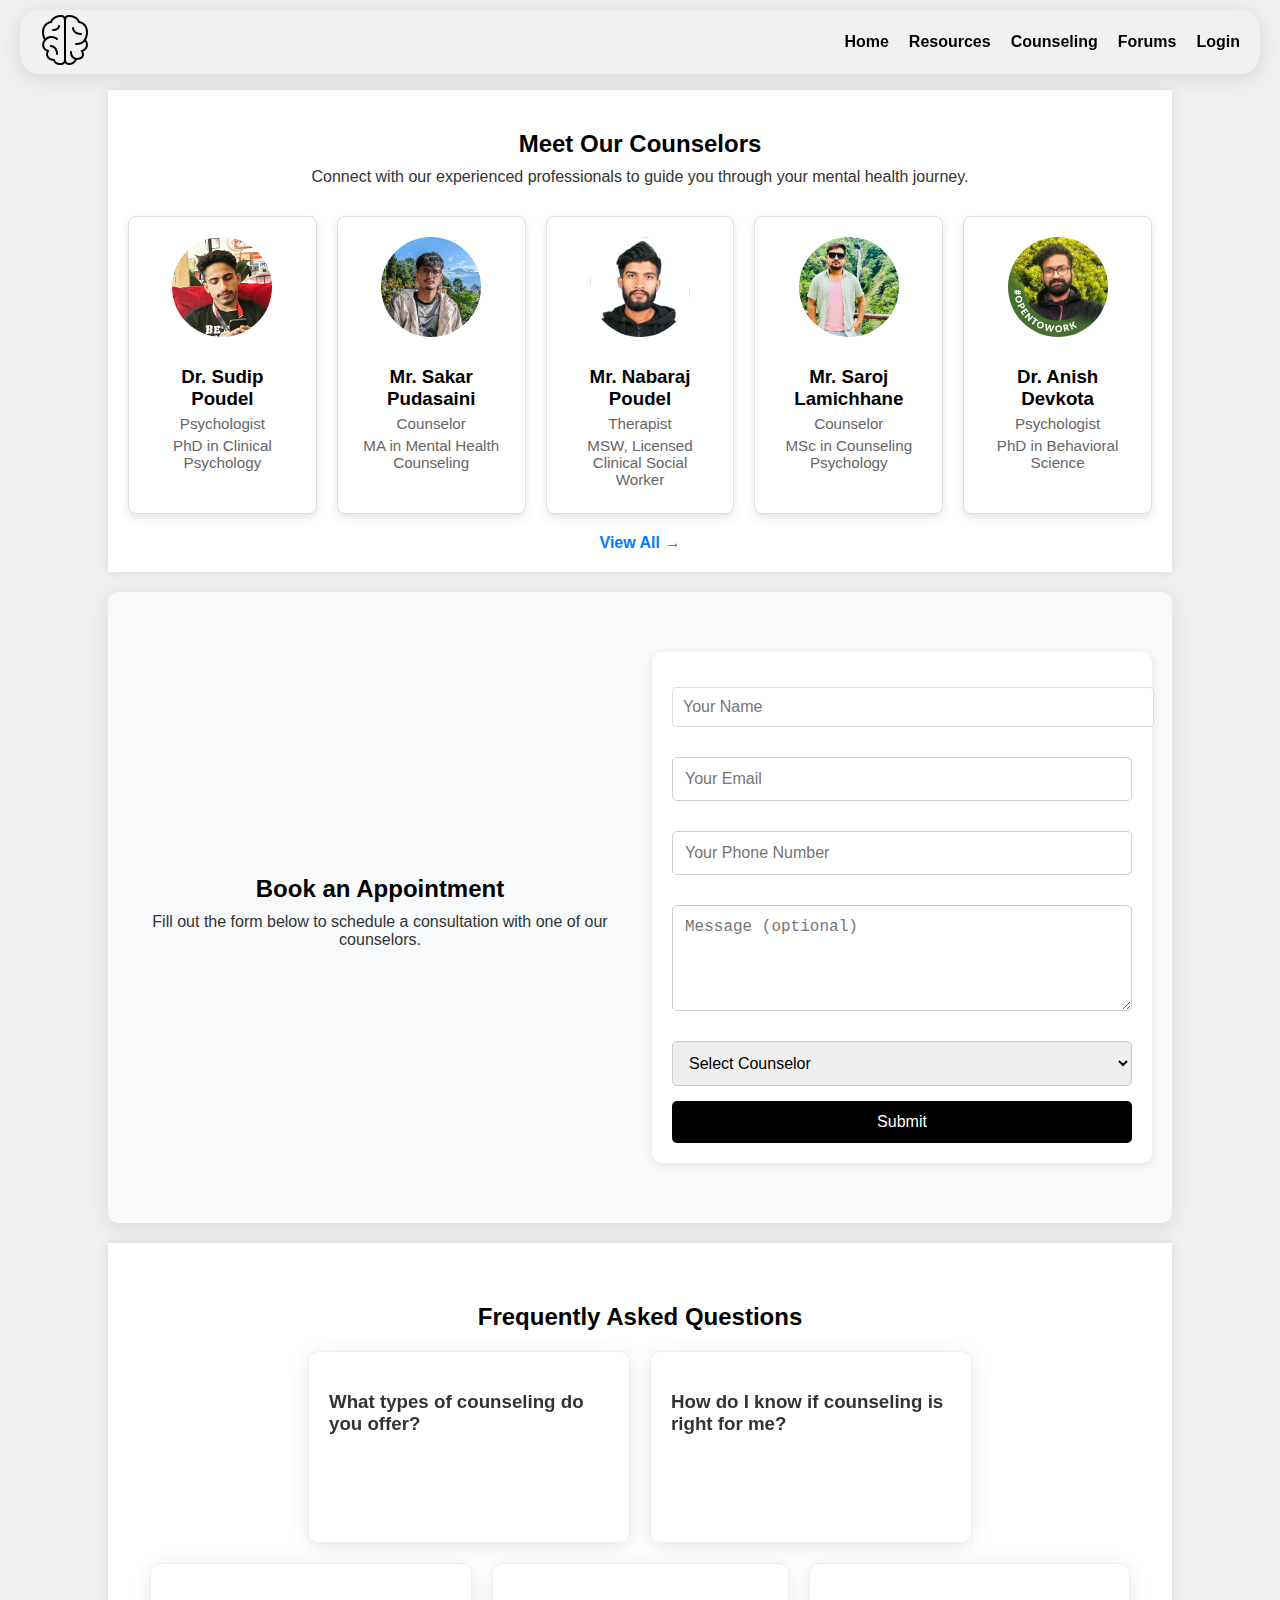
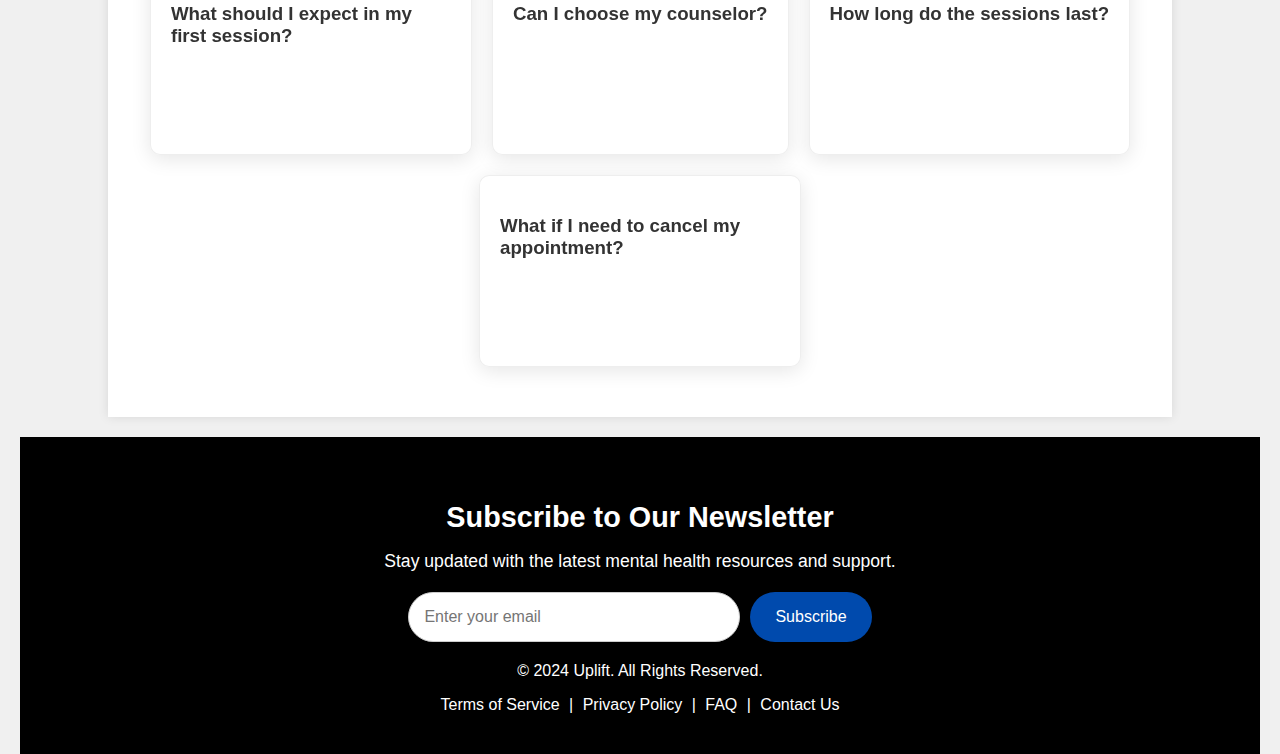
<file: counseling.html>
<!DOCTYPE html>
<html lang="en">
<head>
    <meta charset="UTF-8">
    <meta http-equiv="X-UA-Compatible" content="IE=edge">
    <meta name="viewport" content="width=device-width, initial-scale=1.0">
    <title>Professional Counseling - Uplift</title>
    <link rel="stylesheet" href="style.css">
</head>
<body>

    <!-- Navigation Bar -->
    <nav>
        <div class="logo">
            <a href="index.html"><img src="logo.png" alt="Uplift Logo"></a>
        </div>
        <ul class="nav-menu">
            <li><a href="index.html">Home</a></li>
            <li><a href="resources.html">Resources</a></li>
            <li><a href="counseling.html" class="active">Counseling</a></li>
            <li><a href="forums.html">Forums</a></li>
            <li><a href="login.html">Login</a></li>
        </ul>
    </nav>

<!-- Counseling Section -->
<section id="counseling">
    <h2>Meet Our Counselors</h2>
    <p>Connect with our experienced professionals to guide you through your mental health journey.</p>
    <div class="counselors-scroll">
        <div class="counselors-grid">
            <!-- Counselor Item 1 -->
            <div class="counselor-item">
                <img src="c1.jpeg" alt="Counselor 1" class="counselor-image">
                <h3>Dr. Sudip Poudel</h3>
                <p>Psychologist</p>
                <p>PhD in Clinical Psychology</p>
            </div>
            <!-- Counselor Item 2 -->
            <div class="counselor-item">
                <img src="c2.jpeg" alt="Counselor 2" class="counselor-image">
                <h3>Mr. Sakar Pudasaini</h3>
                <p>Counselor</p>
                <p>MA in Mental Health Counseling</p>
            </div>
            <!-- Counselor Item 3 -->
            <div class="counselor-item">
                <img src="c3.jpeg" alt="Counselor 3" class="counselor-image">
                <h3>Mr. Nabaraj Poudel</h3>
                <p>Therapist</p>
                <p>MSW, Licensed Clinical Social Worker</p>
            </div>
            <!-- Additional Counselor Items -->
            <div class="counselor-item">
                <img src="c4.jpeg" alt="Counselor 4" class="counselor-image">
                <h3>Mr. Saroj Lamichhane</h3>
                <p>Counselor</p>
                <p>MSc in Counseling Psychology</p>
            </div>
            <div class="counselor-item">
                <img src="c5.jpeg" alt="Counselor 5" class="counselor-image">
                <h3>Dr. Anish Devkota</h3>
                <p>Psychologist</p>
                <p>PhD in Behavioral Science</p>
            </div>
            <!-- Add more counselors as needed -->
        </div>
    </div>
                                    <!-- View All Link -->
                                    <div class="view-all">
                                        <a href="counseling.html">View All <span class="arrow">&rarr;</span></a>
                                    </div>
</section>


<!-- Appointment Booking Section -->
<section id="booking">
    <div class="booking-container">
        <div class="booking-text">
            <h2>Book an Appointment</h2>
            <p>Fill out the form below to schedule a consultation with one of our counselors.</p>
        </div>
        <div class="booking-form-container">
            <form action="#" method="POST" class="booking-form">
                <input type="text" placeholder="Your Name" required>
                <input type="email" placeholder="Your Email" required>
                <input type="tel" placeholder="Your Phone Number" required>
                <textarea placeholder="Message (optional)" rows="4"></textarea>
                <select required>
                    <option value="" disabled selected>Select Counselor</option>
                    <option value="dr_sudip">Dr. Sudip Poudel</option>
                    <option value="mr_sakar">Mr. Sakar Pudasaini</option>
                    <option value="mr_nabaraj">Mr. Nabaraj Poudel</option>
                </select>
                <button type="submit">Submit</button>
            </form>
        </div>
    </div>
</section>

<!-- FAQs Section -->
<section id="faqs">
    <h2>Frequently Asked Questions</h2>
    <div class="faq-container">
        <div class="faq-item">
            <h3 class="faq-question" data-toggle="faq1">What types of counseling do you offer?</h3>
            <p class="faq-answer" id="faq1">We offer individual counseling, group therapy, and family counseling.</p>
        </div>
        <div class="faq-item">
            <h3 class="faq-question" data-toggle="faq2">How do I know if counseling is right for me?</h3>
            <p class="faq-answer" id="faq2">If you're feeling overwhelmed, anxious, or just need someone to talk to, counseling can be very beneficial.</p>
        </div>
        <div class="faq-item">
            <h3 class="faq-question" data-toggle="faq3">What should I expect in my first session?</h3>
            <p class="faq-answer" id="faq3">Your first session will focus on understanding your needs and establishing a rapport with your counselor.</p>
        </div>
        <div class="faq-item">
            <h3 class="faq-question" data-toggle="faq4">Can I choose my counselor?</h3>
            <p class="faq-answer" id="faq4">Yes, you can choose your counselor based on their expertise and your preferences.</p>
        </div>
        <div class="faq-item">
            <h3 class="faq-question" data-toggle="faq5">How long do the sessions last?</h3>
            <p class="faq-answer" id="faq5">Sessions typically last between 50 to 60 minutes, depending on the type of counseling.</p>
        </div>
        <div class="faq-item">
            <h3 class="faq-question" data-toggle="faq6">What if I need to cancel my appointment?</h3>
            <p class="faq-answer" id="faq6">We understand that life happens. Please inform us as soon as possible, and we'll reschedule your appointment.</p>
        </div>
    </div>
</section>




    <!-- Footer Section -->
    <footer>
        <div class="subscribe-section">
            <h2>Subscribe to Our Newsletter</h2>
            <p>Stay updated with the latest mental health resources and support.</p>
            <form action="#" method="POST" class="subscribe-form">
                <input type="email" placeholder="Enter your email" required>
                <button type="submit">Subscribe</button>
            </form>
        </div>
        <p>&copy; 2024 Uplift. All Rights Reserved.</p>
        <a href="#terms">Terms of Service</a> | 
        <a href="#privacy">Privacy Policy</a> | 
        <a href="#faq">FAQ</a> | 
        <a href="#contact">Contact Us</a>
    </footer>

    <script src="script.js"></script>
</body>
</html>
</file>
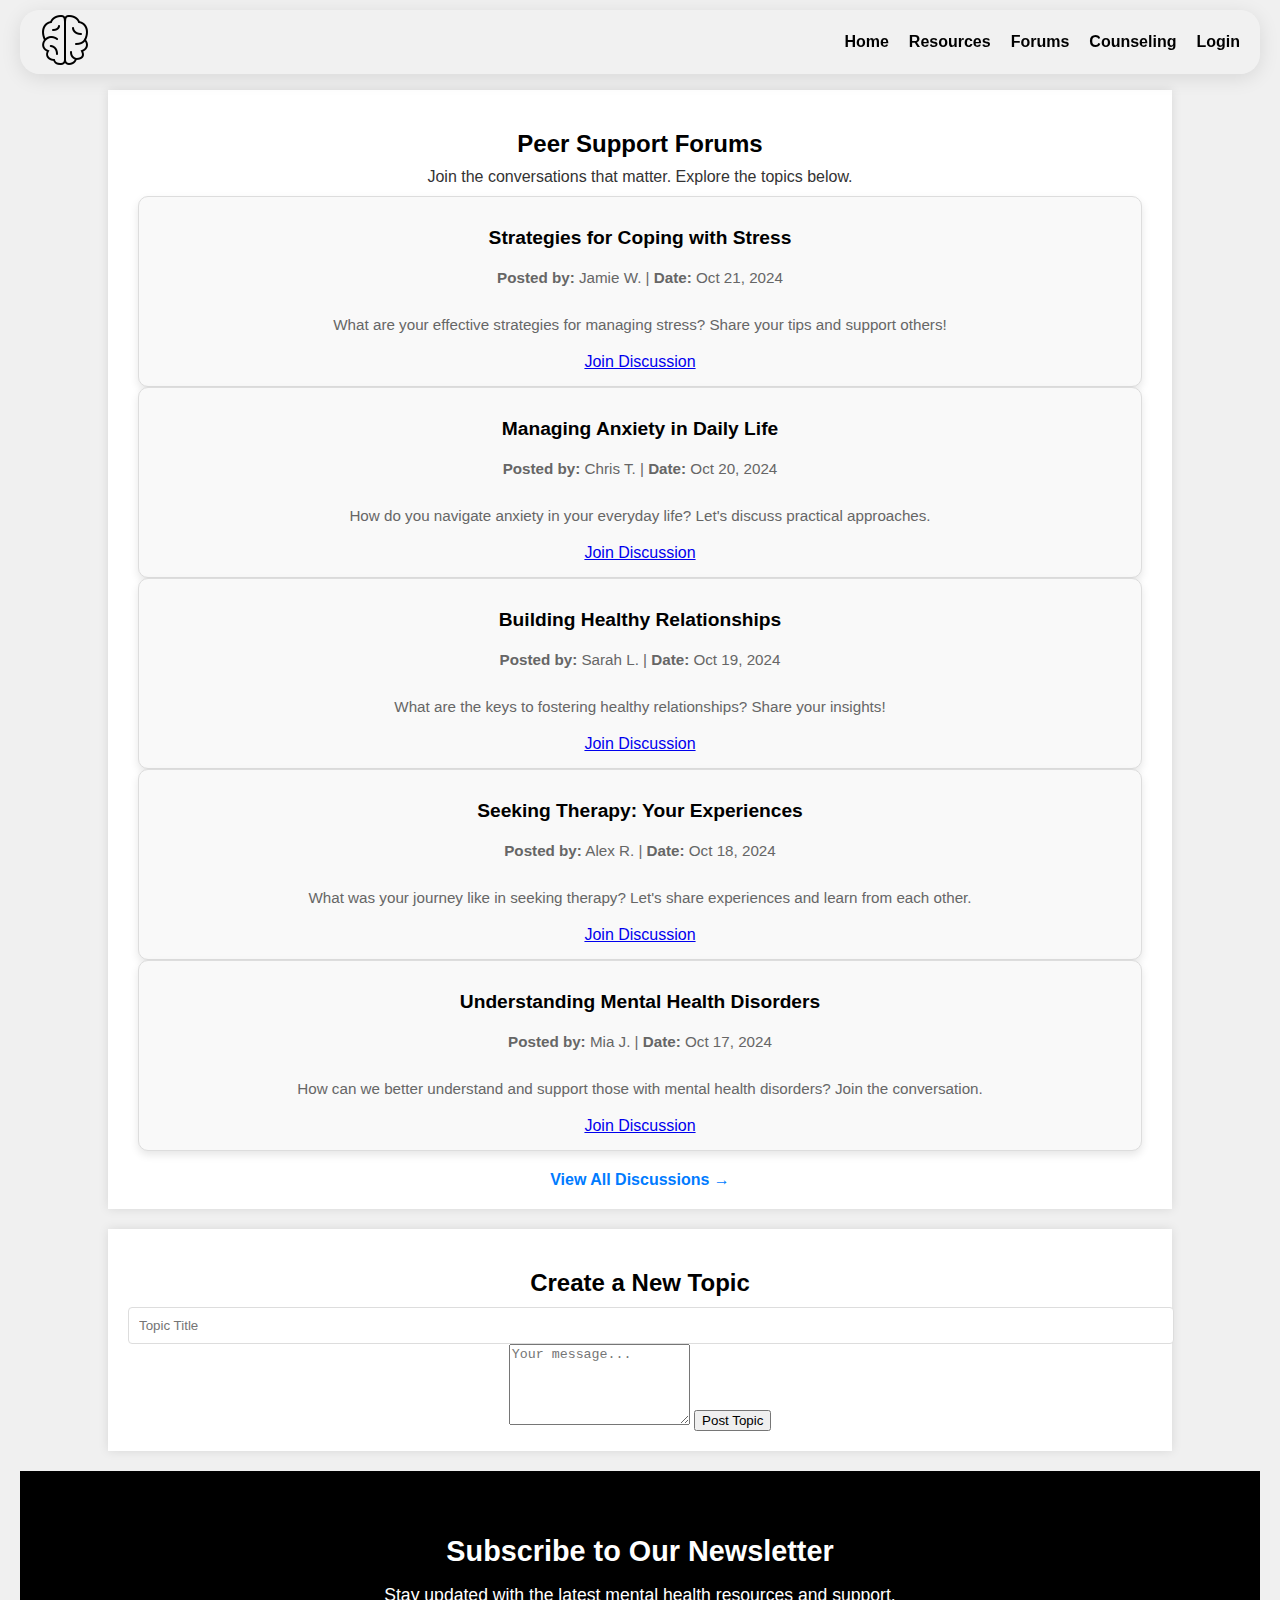
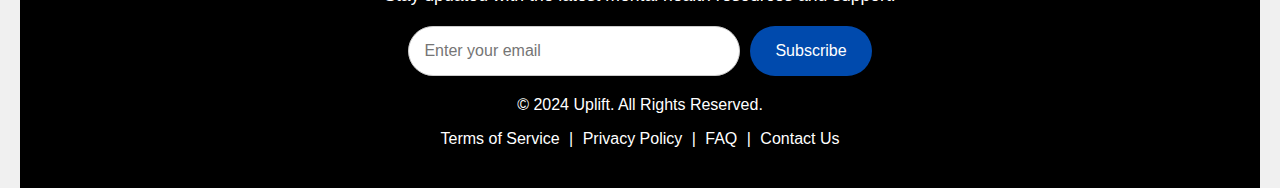
<file: forums.html>
<!DOCTYPE html>
<html lang="en">
<head>
    <meta charset="UTF-8">
    <meta http-equiv="X-UA-Compatible" content="IE=edge">
    <meta name="viewport" content="width=device-width, initial-scale=1.0">
    <title>Uplift - Peer Support Forums</title>
    <link rel="stylesheet" href="style.css"> <!-- Link to your CSS file -->
</head>
<body>

    <!-- Navigation Bar -->
    <nav>
        <div class="logo">
            <a href="#"><img src="logo.png" alt="Uplift Logo"></a>
        </div>
        <ul class="nav-menu">
            <li><a href="index.html">Home</a></li>
            <li><a href="resources.html">Resources</a></li>
            <li><a href="forums.html" class="active">Forums</a></li>
            <li><a href="counseling.html">Counseling</a></li>
            <li><a href="login.html">Login</a></li>
        </ul>
    </nav>

    <!-- Forum Topics Section -->
    <section id="forum-topics">
        <h2>Peer Support Forums</h2>
        <p>Join the conversations that matter. Explore the topics below.</p>
        
        <div class="forum-container">
            <!-- Forum Topic Item 1 -->
            <div class="forum-item">
                <h3>Strategies for Coping with Stress</h3>
                <p><strong>Posted by:</strong> Jamie W. | <strong>Date:</strong> Oct 21, 2024</p>
                <p>What are your effective strategies for managing stress? Share your tips and support others!</p>
                <a href="#" class="reply-button">Join Discussion</a>
            </div>

            <!-- Forum Topic Item 2 -->
            <div class="forum-item">
                <h3>Managing Anxiety in Daily Life</h3>
                <p><strong>Posted by:</strong> Chris T. | <strong>Date:</strong> Oct 20, 2024</p>
                <p>How do you navigate anxiety in your everyday life? Let's discuss practical approaches.</p>
                <a href="#" class="reply-button">Join Discussion</a>
            </div>

            <!-- Forum Topic Item 3 -->
            <div class="forum-item">
                <h3>Building Healthy Relationships</h3>
                <p><strong>Posted by:</strong> Sarah L. | <strong>Date:</strong> Oct 19, 2024</p>
                <p>What are the keys to fostering healthy relationships? Share your insights!</p>
                <a href="#" class="reply-button">Join Discussion</a>
            </div>

            <!-- Forum Topic Item 4 -->
            <div class="forum-item">
                <h3>Seeking Therapy: Your Experiences</h3>
                <p><strong>Posted by:</strong> Alex R. | <strong>Date:</strong> Oct 18, 2024</p>
                <p>What was your journey like in seeking therapy? Let's share experiences and learn from each other.</p>
                <a href="#" class="reply-button">Join Discussion</a>
            </div>

            <!-- Forum Topic Item 5 -->
            <div class="forum-item">
                <h3>Understanding Mental Health Disorders</h3>
                <p><strong>Posted by:</strong> Mia J. | <strong>Date:</strong> Oct 17, 2024</p>
                <p>How can we better understand and support those with mental health disorders? Join the conversation.</p>
                <a href="#" class="reply-button">Join Discussion</a>
            </div>
        </div>

        <!-- View All Link -->
        <div class="view-all">
            <a href="forums.html">View All Discussions <span class="arrow">&rarr;</span></a>
        </div>
    </section>

    <!-- New Topic Section -->
    <section id="new-topic">
        <h2>Create a New Topic</h2>
        <form action="#" method="POST" class="new-topic-form">
            <input type="text" placeholder="Topic Title" required>
            <textarea placeholder="Your message..." rows="5" required></textarea>
            <button type="submit">Post Topic</button>
        </form>
    </section>

    <!-- Footer Section -->
    <footer>
        <div class="subscribe-section">
            <h2>Subscribe to Our Newsletter</h2>
            <p>Stay updated with the latest mental health resources and support.</p>
            <form action="#" method="POST" class="subscribe-form">
                <input type="email" placeholder="Enter your email" required>
                <button type="submit">Subscribe</button>
            </form>
        </div>
        <p>&copy; 2024 Uplift. All Rights Reserved.</p>
        <a href="#terms">Terms of Service</a> | 
        <a href="#privacy">Privacy Policy</a> | 
        <a href="#faq">FAQ</a> | 
        <a href="#contact">Contact Us</a>
    </footer>

    <script src="script.js"></script> <!-- Link to your JavaScript file -->
</body>
</html>
</file>
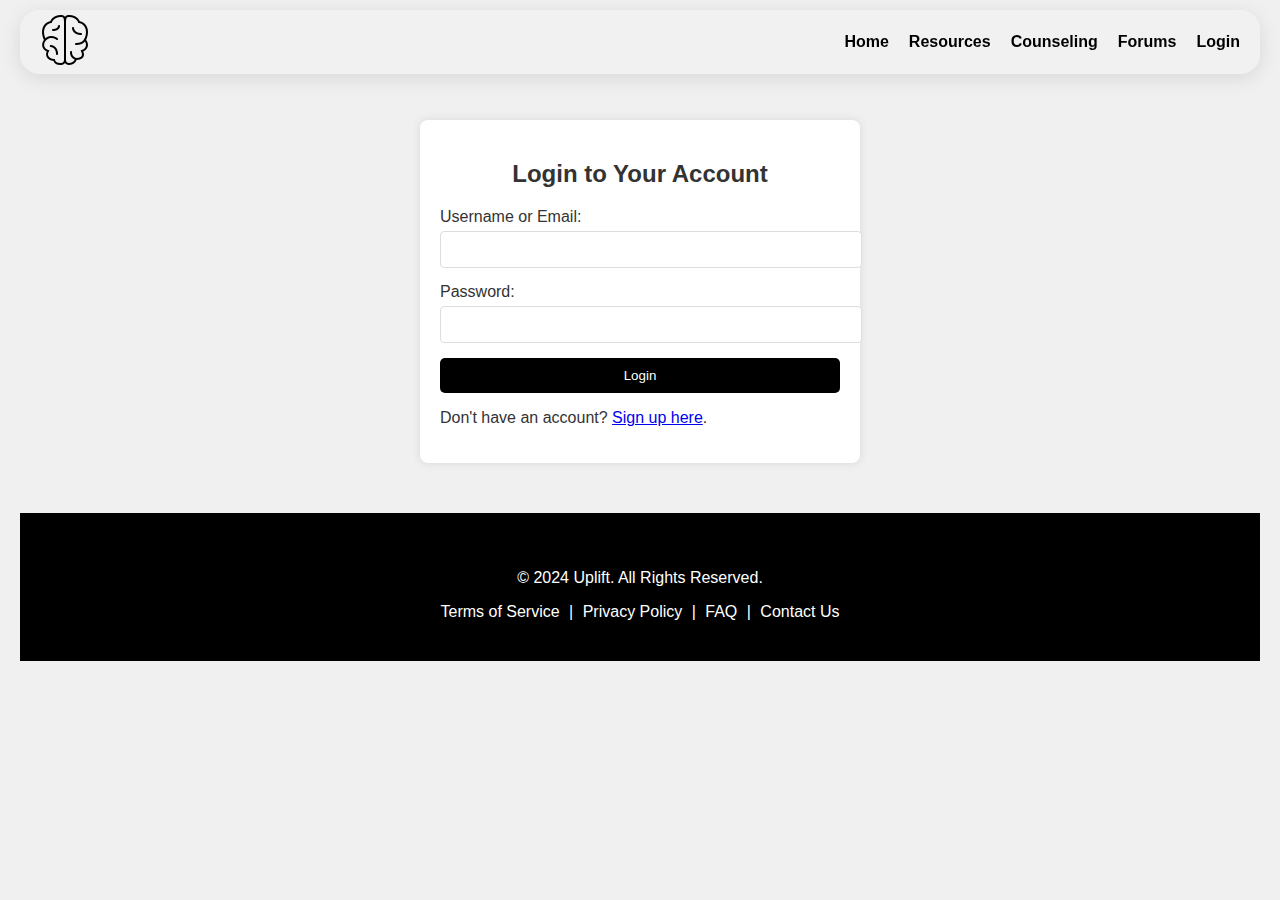
<file: login.html>
<!DOCTYPE html>
<html lang="en">
<head>
    <meta charset="UTF-8">
    <meta http-equiv="X-UA-Compatible" content="IE=edge">
    <meta name="viewport" content="width=device-width, initial-scale=1.0">
    <title>Login - Uplift</title>
    <!-- Link to the CSS file -->
    <link rel="stylesheet" href="style.css">
</head>
<body>

    <!-- Navigation Bar -->
    <nav>
        <div class="logo">
            <a href="#"><img src="logo.png" alt="Uplift Logo"></a>
        </div>
        <ul class="nav-menu">
            <li><a href="index.html">Home</a></li>
            <li><a href="resources.html">Resources</a></li>
            <li><a href="counseling.html">Counseling</a></li>
            <li><a href="#forums">Forums</a></li>
            <li><a href="login.html">Login</a></li>
        </ul>
    </nav>

    <!-- Login Section -->
    <main class="login-container">
        <h2>Login to Your Account</h2>
        <form action="dashboard.html" method="POST" class="login-form">
            <div class="form-group">
                <label for="username">Username or Email:</label>
                <input type="text" id="username" name="username" required>
            </div>
            <div class="form-group">
                <label for="password">Password:</label>
                <input type="password" id="password" name="password" required>
            </div>
            <div class="form-group">
                <button type="submit" class="login-btn">Login</button>
            </div>
            <p>Don't have an account? <a href="signup.html">Sign up here</a>.</p>
        </form>
    </main>

    <!-- Footer Section -->
    <footer>
        <p>&copy; 2024 Uplift. All Rights Reserved.</p>
        <a href="#terms">Terms of Service</a> | 
        <a href="#privacy">Privacy Policy</a> | 
        <a href="#faq">FAQ</a> | 
        <a href="#contact">Contact Us</a>
    </footer>

    <!-- Link to the JavaScript file -->
    <script src="script.js"></script>
</body>
</html>
</file>
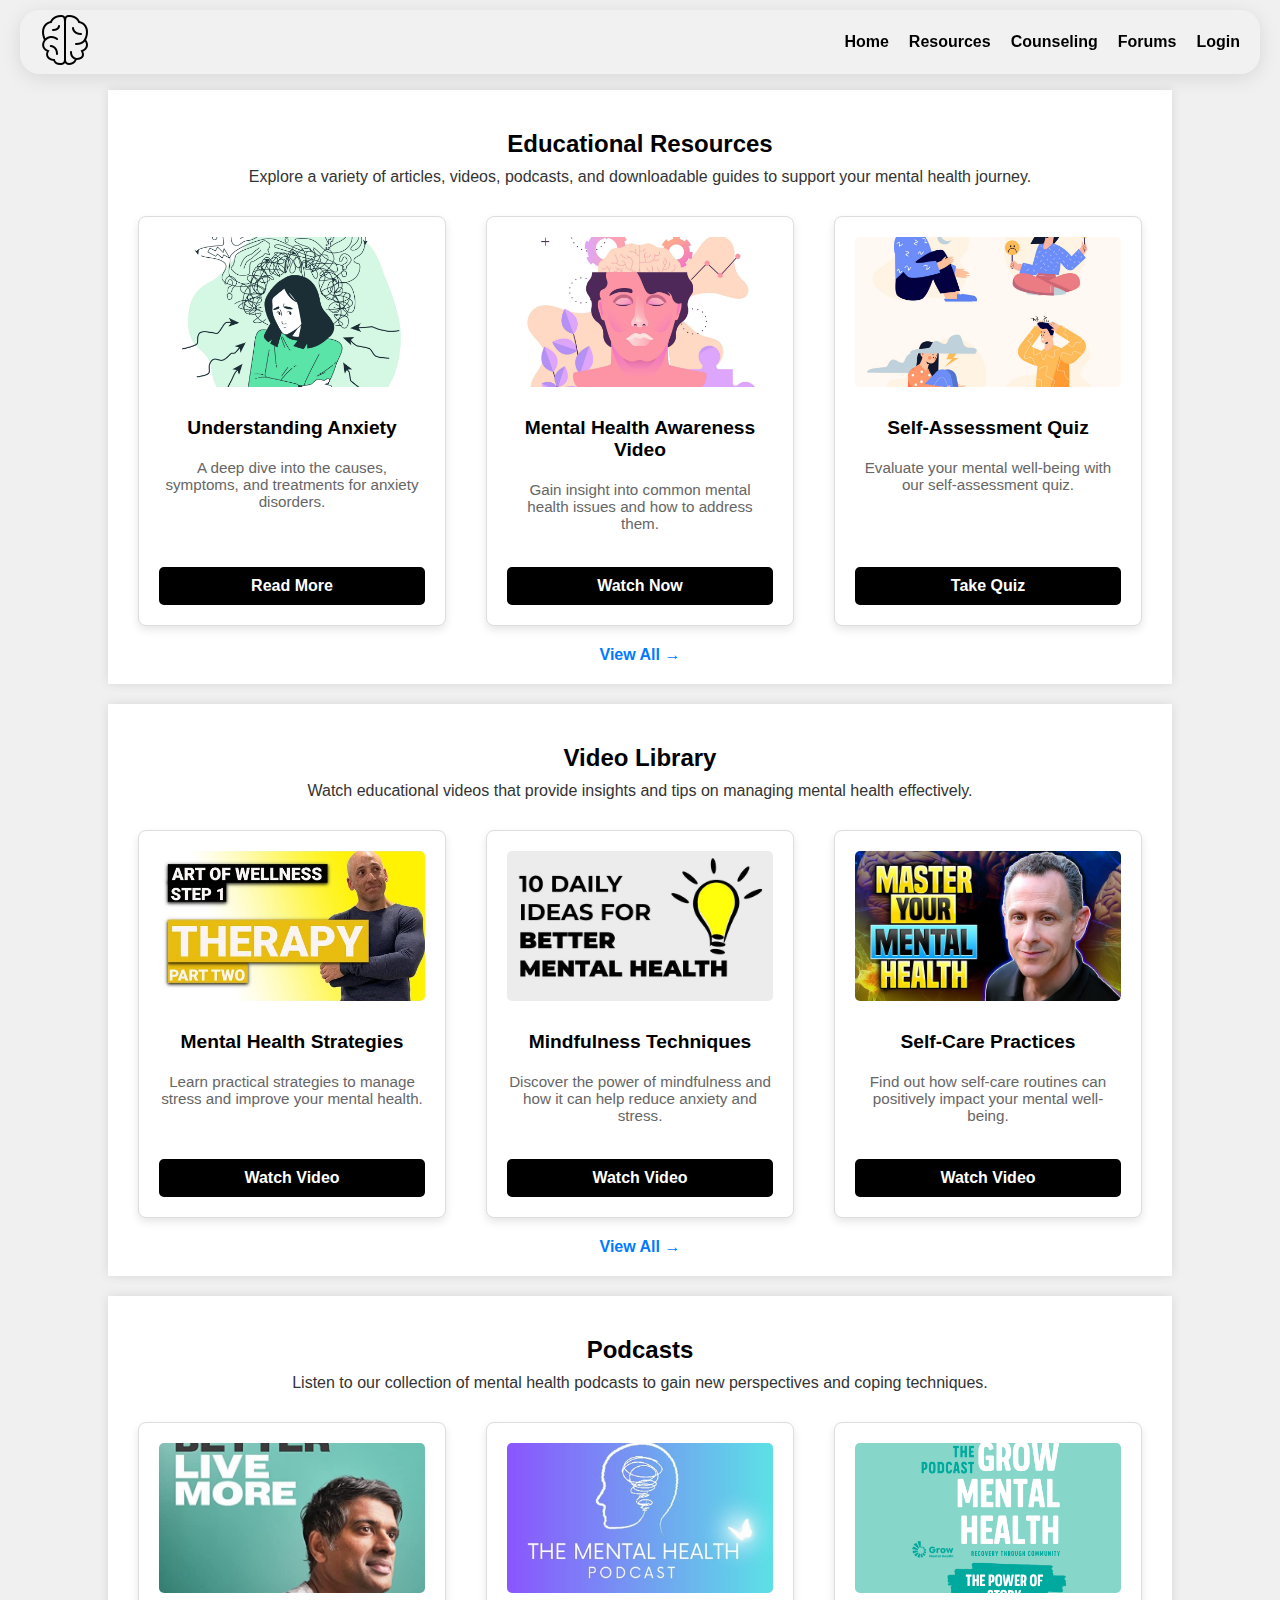
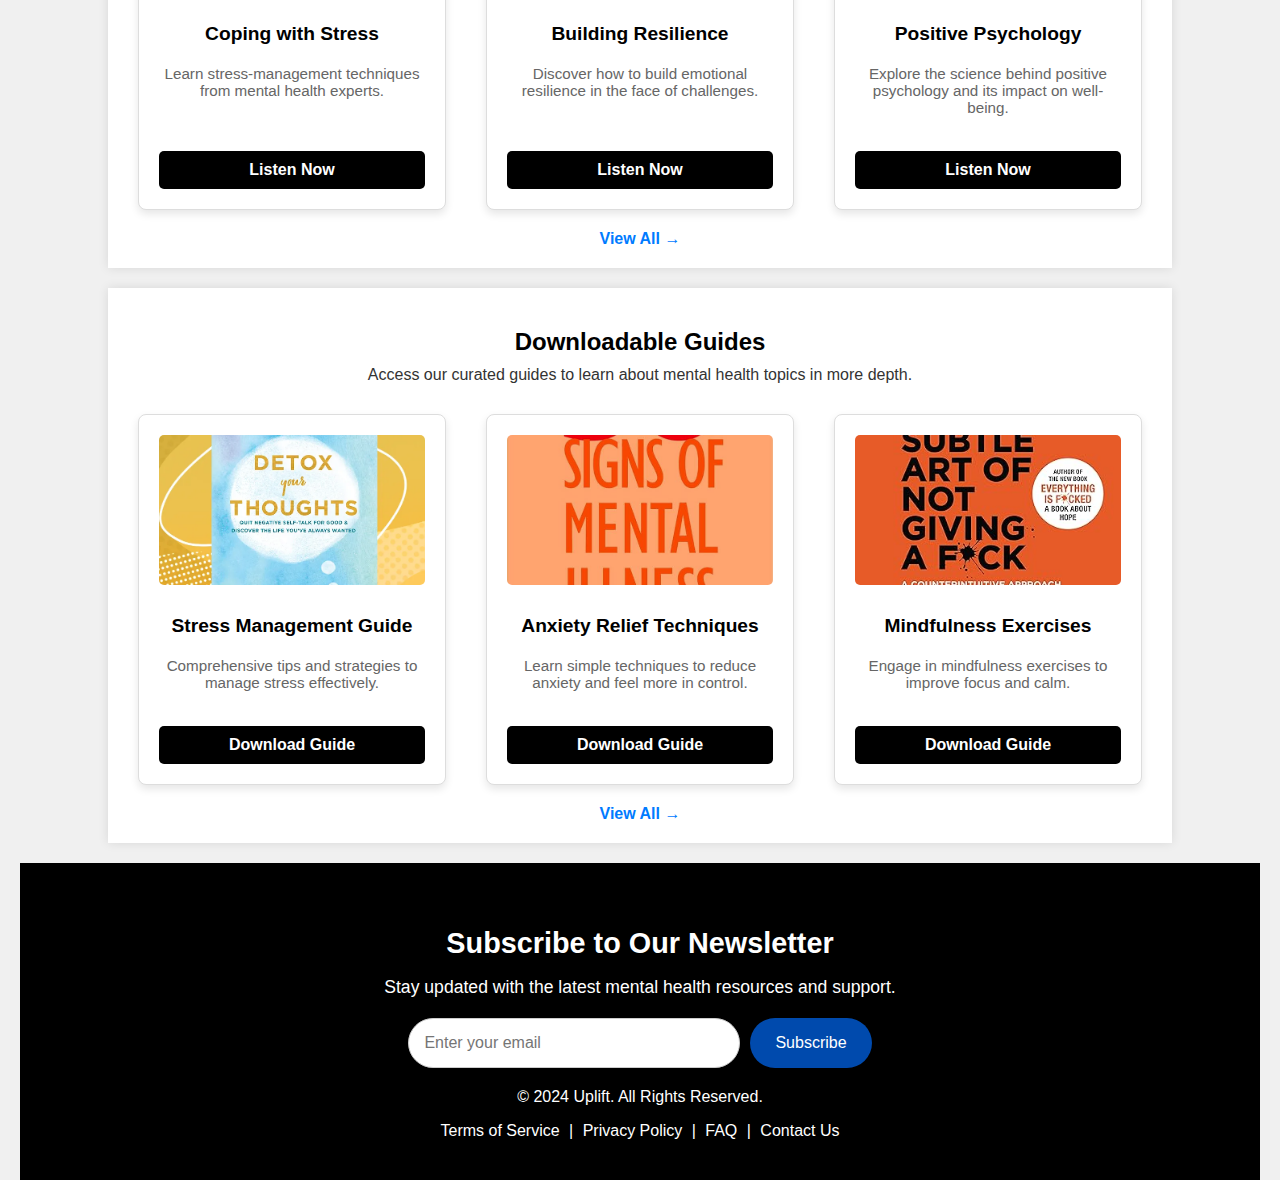
<file: resources.html>
<!DOCTYPE html>
<html lang="en">
<head>
    <meta charset="UTF-8">
    <meta http-equiv="X-UA-Compatible" content="IE=edge">
    <meta name="viewport" content="width=device-width, initial-scale=1.0">
    <title>Educational Resources - Uplift</title>
    <link rel="stylesheet" href="style.css">
</head>
<body>

    <!-- Navigation Bar -->
    <nav>
        <div class="logo">
            <a href="index.html"><img src="logo.png" alt="Uplift Logo"></a>
        </div>
        <ul class="nav-menu">
            <li><a href="index.html">Home</a></li>
            <li><a href="resources.html" class="active">Resources</a></li>
            <li><a href="counseling.html">Counseling</a></li>
            <li><a href="forums.html">Forums</a></li>
            <li><a href="login.html">Login</a></li>
        </ul>
    </nav>

    <!-- Resources Section -->
    <section id="resources">
        <h2>Educational Resources</h2>
        <p>Explore a variety of articles, videos, podcasts, and downloadable guides to support your mental health journey.</p>
        
        <!-- Article Resources Section -->
        <div class="resources-grid">
            <div class="resource-item">
                <img src="er1.jpg" alt="Mental Health Article" class="resource-image">
                <h3>Understanding Anxiety</h3>
                <p>A deep dive into the causes, symptoms, and treatments for anxiety disorders.</p>
                <a href="#" class="section-btn">Read More</a>
            </div>
            <div class="resource-item">
                <img src="er2.jpg" alt="Mental Health Video" class="resource-image">
                <h3>Mental Health Awareness Video</h3>
                <p>Gain insight into common mental health issues and how to address them.</p>
                <a href="#" class="section-btn">Watch Now</a>
            </div>
            <div class="resource-item">
                <img src="er3.jpg" alt="Mental Health Quiz" class="resource-image">
                <h3>Self-Assessment Quiz</h3>
                <p>Evaluate your mental well-being with our self-assessment quiz.</p>
                <a href="#" class="section-btn">Take Quiz</a>
            </div>
        </div>
                <!-- View All Link -->
                <div class="view-all">
                    <a href="#">View All <span class="arrow">&rarr;</span></a>
                </div>
    </section>

    <!-- Video Library Section -->
    <section id="video-library">
        <h2>Video Library</h2>
        <p>Watch educational videos that provide insights and tips on managing mental health effectively.</p>
        <div class="resources-grid">
            <div class="resource-item">
                <img src="thumbnail1.jpg" alt="Mental Health Strategies" class="resource-image">
                <h3>Mental Health Strategies</h3>
                <p>Learn practical strategies to manage stress and improve your mental health.</p>
                <a href="#" class="section-btn">Watch Video</a>
            </div>
            <div class="resource-item">
                <img src="thumbnail2.jpg" alt="Mindfulness Techniques" class="resource-image">
                <h3>Mindfulness Techniques</h3>
                <p>Discover the power of mindfulness and how it can help reduce anxiety and stress.</p>
                <a href="#" class="section-btn">Watch Video</a>
            </div>
            <div class="resource-item">
                <img src="thumbnail3.jpg" alt="Self-Care Practices" class="resource-image">
                <h3>Self-Care Practices</h3>
                <p>Find out how self-care routines can positively impact your mental well-being.</p>
                <a href="#" class="section-btn">Watch Video</a>
            </div>
        </div>
                        <!-- View All Link -->
                        <div class="view-all">
                            <a href="#">View All <span class="arrow">&rarr;</span></a>
                        </div>
    </section>

    <!-- Podcast Section -->
    <section id="podcasts">
        <h2>Podcasts</h2>
        <p>Listen to our collection of mental health podcasts to gain new perspectives and coping techniques.</p>
        <div class="resources-grid">
            <div class="resource-item">
                <img src="podcast1.jpg" alt="Coping with Stress" class="resource-image">
                <h3>Coping with Stress</h3>
                <p>Learn stress-management techniques from mental health experts.</p>
                <a href="#" class="section-btn">Listen Now</a>
            </div>
            <div class="resource-item">
                <img src="podcast2.jpg" alt="Building Resilience" class="resource-image">
                <h3>Building Resilience</h3>
                <p>Discover how to build emotional resilience in the face of challenges.</p>
                <a href="#" class="section-btn">Listen Now</a>
            </div>
            <div class="resource-item">
                <img src="podcast3.png" alt="Positive Psychology" class="resource-image">
                <h3>Positive Psychology</h3>
                <p>Explore the science behind positive psychology and its impact on well-being.</p>
                <a href="#" class="section-btn">Listen Now</a>
            </div>
        </div>
                        <!-- View All Link -->
                        <div class="view-all">
                            <a href="#">View All <span class="arrow">&rarr;</span></a>
                        </div>
    </section>

    <!-- Downloadable Guides Section -->
    <section id="downloadable-guides">
        <h2>Downloadable Guides</h2>
        <p>Access our curated guides to learn about mental health topics in more depth.</p>
        <div class="resources-grid">
            <div class="resource-item">
                <img src="book1.webp" alt="Stress Management Guide" class="resource-image">
                <h3>Stress Management Guide</h3>
                <p>Comprehensive tips and strategies to manage stress effectively.</p>
                <a href="#" class="section-btn">Download Guide</a>
            </div>
            <div class="resource-item">
                <img src="book2.jpg" alt="Anxiety Relief Techniques" class="resource-image">
                <h3>Anxiety Relief Techniques</h3>
                <p>Learn simple techniques to reduce anxiety and feel more in control.</p>
                <a href="#" class="section-btn">Download Guide</a>
            </div>
            <div class="resource-item">
                <img src="book3.jpg" alt="Mindfulness Exercises" class="resource-image">
                <h3>Mindfulness Exercises</h3>
                <p>Engage in mindfulness exercises to improve focus and calm.</p>
                <a href="#" class="section-btn">Download Guide</a>
            </div>
        </div>
                        <!-- View All Link -->
                        <div class="view-all">
                            <a href="#">View All <span class="arrow">&rarr;</span></a>
                        </div>
    </section>

    <!-- Footer Section -->
    <footer>
        <div class="subscribe-section">
            <h2>Subscribe to Our Newsletter</h2>
            <p>Stay updated with the latest mental health resources and support.</p>
            <form action="#" method="POST" class="subscribe-form">
                <input type="email" placeholder="Enter your email" required>
                <button type="submit">Subscribe</button>
            </form>
        </div>
        <p>&copy; 2024 Uplift. All Rights Reserved.</p>
        <a href="#terms">Terms of Service</a> | 
        <a href="#privacy">Privacy Policy</a> | 
        <a href="#faq">FAQ</a> | 
        <a href="#contact">Contact Us</a>
    </footer>

    <script src="script.js"></script>
</body>
</html>
</file>
<file: style.css>
/* General Styles */
body, html {
    margin: 0;
    padding: 0;
    font-family: Arial, sans-serif;
    background-color: #f0f0f0;
    color: #333;
}

/* Navigation Bar */
nav {
    margin-top: 10px;
    background: rgba(255, 255, 255, 0.1); /* Semi-transparent white background for glassy effect */
    backdrop-filter: blur(10px); /* Blur effect for the glassy look */
    border-radius: 20px; /* Rounded corners */
    display: flex;
    justify-content: space-between;
    align-items: center;
    padding: 5px 20px; /* Reduced padding for a shorter height */
    position: fixed; /* Fixes the navigation bar */
    top: 0; /* Aligns it to the very top of the viewport */
    left: 50%; /* Center the nav */
    transform: translateX(-50%); /* Adjust to keep it centered */
    z-index: 1000; /* Ensures it stays above other content */
    box-shadow: 0 4px 20px rgba(0, 0, 0, 0.1); /* Soft shadow for depth */
    max-width: 1200px; /* Limit the max width to match other sections */
    width: calc(100% - 40px); /* Adjusted width for padding */
}


nav .logo img {
    height: 50px; /* Adjust this size as needed */
}

nav .nav-menu {
    list-style: none;
    margin: 0;
    padding: 0;
    display: flex;
}

nav .nav-menu li {
    margin-left: 20px;
}

nav .nav-menu li a {
    color: #000;
    text-decoration: none;
    font-weight: bold;
    transition: color 0.3s; /* Smooth transition for hover effect */
}

nav .nav-menu li a:hover {
    color: #000; /* Change text color on hover */
}


/* Add padding to the body to account for the fixed nav */
body {
    padding-top: 70px; /* Adjust this value based on your nav height */
}

/* Hero Section */
.hero {
    position: relative; /* Positioning context for the overlay */
    background-image: url('placeholder.jpg');
    background-size: cover;
    background-position: center;
    color: white;
    text-align: center;
    padding: 120px 20px; /* Increased padding for more height */
    max-width: 1200px; /* Limit the max width */
    margin: 10px auto 0; /* Added margin-top to create space below the nav bar */
}

.hero::before {
    content: ""; /* Empty content for the overlay */
    position: absolute; /* Position the overlay */
    top: 0; /* Align to the top */
    left: 0; /* Align to the left */
    right: 0; /* Align to the right */
    bottom: 0; /* Align to the bottom */
    background-color: rgba(0, 0, 0, 0.5); /* Black overlay with transparency */
    z-index: 1; /* Place behind text */
}

.hero h1, .hero p, .hero .hero-btn {
    position: relative; /* Ensure text is above the overlay */
    z-index: 2; /* Bring text above the overlay */
}

.hero h1 {
    font-size: 2.8em; /* Slightly larger font size */
    margin: 0 0 20px;
}

.hero p {
    font-size: 1.5em; /* Slightly larger font size */
    margin: 0 0 30px;
    color: #fff; /* Ensure the text is white for better visibility */
}

.hero .hero-btn {
    background-color: #004aad; /* Change button background to white */
    color: #fff; /* Change button text color to black */
    padding: 12px 24px;
    text-decoration: none;
    font-weight: bold;
    border-radius: 5px;
}

.hero .hero-btn:hover {
    background-color: #e0e0e0; /* Slightly darker on hover */
}




/* Section Styles */
section {
    background-color: white;
    margin: 20px auto;
    padding: 20px;
    width: 80%;
    max-width: 1200px; /* Limit the max width */
    text-align: center;
    box-shadow: 0 0 10px rgba(0, 0, 0, 0.1);
}

section h2 {
    color: #000;
    margin-bottom: 10px;
}

section p {
    margin: 10px 0;
}

.section-btn {
    background-color: #004aad;
    color: white;
    padding: 10px 20px;
    text-decoration: none;
    border-radius: 5px;
}

.section-btn:hover {
    background-color: #fff;
}

/* Footer */
footer {
    background-color: #333;
    color: white;
    text-align: center;
    padding: 15px 0;
    max-width: 1200px; /* Limit the max width */
    margin: 0 auto; /* Center the footer */
}

footer a {
    color: #000;
    text-decoration: none;
    margin: 0 5px;
}

footer a:hover {
    text-decoration: underline;
}

/* Educational Resources Section */
.resources-grid {
    display: flex;
    justify-content: space-between; /* Ensures even spacing between items */
    gap: 20px; /* Space between items */
    margin-top: 30px;
}

.resource-item {
    background-color: #ffffff;
    border: 1px solid #ddd;
    border-radius: 8px;
    padding: 20px;
    flex: 1; /* Allows items to grow and take equal space */
    box-shadow: 0 4px 8px rgba(0, 0, 0, 0.1);
    text-align: center;
    transition: transform 0.3s, box-shadow 0.3s;
    display: flex;
    flex-direction: column; /* Ensures that content stacks vertically */
    justify-content: space-between; /* Spaces content evenly */
    margin: 0 10px; /* Margin between each resource item */
}

.resource-item:hover {
    transform: translateY(-5px);
    box-shadow: 0 8px 16px rgba(0, 0, 0, 0.2);
    background-color: #f9f9f9; /* Subtle background change */
}

.resource-image {
    width: 100%;
    height: 150px; /* You can adjust this based on aspect ratio needs */
    object-fit: cover;
    border-radius: 5px;
    margin-bottom: 15px;
}

.resource-item h3 {
    color: #000;
    margin: 15px 0 10px 0;
    font-size: 1.2em;
}

.resource-item p {
    font-size: 0.95em;
    margin: 10px 0 20px 0;
    color: #666;
    flex: 1; /* Allows the paragraph to take up remaining space */
}

.resource-item .section-btn {
    background-color: #000;
    color: white;
    padding: 10px 20px;
    text-decoration: none;
    border-radius: 5px;
    font-weight: bold;
    transition: background-color 0.3s;
    margin-top: 15px; /* Space between paragraph and button */
}

.resource-item .section-btn:hover {
    background-color: #004aad;
}

/* Peer Support Forums Section */
.forums-grid {
    display: flex;
    justify-content: space-between; /* Ensures even spacing between items */
    gap: 20px; /* Space between items */
    margin-top: 30px;
}

.forum-item {
    background-color: #ffffff;
    border: 1px solid #ddd;
    border-radius: 8px;
    padding: 20px;
    flex: 1; /* Allows items to grow and take equal space */
    box-shadow: 0 4px 8px rgba(0, 0, 0, 0.1);
    text-align: center;
    transition: transform 0.3s, box-shadow 0.3s;
    display: flex;
    flex-direction: column; /* Ensures that content stacks vertically */
    justify-content: space-between; /* Spaces content evenly */
    margin: 0 10px; /* Margin between each forum item */
}

.forum-item:hover {
    transform: translateY(-5px);
    box-shadow: 0 8px 16px rgba(0, 0, 0, 0.2);
    background-color: #f9f9f9; /* Subtle background change */
}

.forum-item h3 {
    color: #000;
    margin: 15px 0 10px 0;
    font-size: 1.2em;
}

.forum-item p {
    font-size: 0.95em;
    margin: 10px 0 20px 0;
    color: #666;
    flex: 1; /* Allows the paragraph to take up remaining space */
}

.forum-item .forum-btn {
    background-color: #000;
    color: white;
    padding: 10px 20px;
    text-decoration: none;
    border-radius: 5px;
    font-weight: bold;
    transition: background-color 0.3s;
    margin-top: 15px; /* Space between paragraph and button */
}

.forum-item .forum-btn:hover {
    background-color: #004aad;
}

/* Professional Counseling Section */
.counselors-grid {
    display: flex;
    justify-content: space-between; /* Even spacing between items */
    gap: 20px; /* Space between items */
    margin-top: 30px;
}

.counselor-item {
    background-color: #ffffff;
    border: 1px solid #ddd;
    border-radius: 8px;
    padding: 20px;
    flex: 1; /* Allows items to grow and take equal space */
    box-shadow: 0 4px 8px rgba(0, 0, 0, 0.1);
    text-align: center;
    transition: transform 0.3s, box-shadow 0.3s;
}

.counselor-item:hover {
    transform: translateY(-5px);
    box-shadow: 0 8px 16px rgba(0, 0, 0, 0.2);
}

.counselor-image {
    width: 100px; /* Placeholder width */
    height: 100px; /* Placeholder height */
    object-fit: cover; /* Ensures the image covers the area */
    border-radius: 50%; /* Circular image */
    margin-bottom: 15px;
}

.counselor-item h3 {
    color: #000;
    margin: 10px 0 5px 0;
}

.counselor-item p {
    font-size: 0.95em;
    margin: 5px 0;
    color: #666;
}

/* Footer */
footer {
    background-color: #000; /* Black background for the footer */
    color: white;
    text-align: center;
    padding: 40px 20px; /* Increased padding for a more spacious look */
    max-width: 1200px; /* Limit the max width */
    margin: 0 auto; /* Center the footer */
}

/* Subscription Section */
.subscribe-section {
    margin-bottom: 20px; /* Space between the subscribe section and the copyright */
}

.subscribe-section h2 {
    margin-bottom: 10px;
    font-size: 1.8em; /* Slightly larger font size for emphasis */
    font-weight: bold; /* Bold text for headings */
}

.subscribe-section p {
    margin-bottom: 20px; /* Space below the paragraph */
    font-size: 1.1em; /* Slightly larger font size for better readability */
}

/* Subscription Form */
.subscribe-form {
    display: flex; /* Use flexbox for alignment */
    justify-content: center; /* Center the input and button */
    margin-bottom: 20px; /* Space below the form */
}

.subscribe-form input[type="email"] {
    padding: 15px; /* Increased padding for better usability */
    border-radius: 25px; /* Rounded corners */
    border: 1px solid #ccc; /* Light border for input */
    outline: none; /* Remove outline on focus */
    width: 300px; /* Fixed width for the input */
    font-size: 1em; /* Increased font size for better readability */
    transition: border-color 0.3s; /* Smooth transition for border color */
}

.subscribe-form input[type="email"]:focus {
    border-color: #004aad; /* Change border color on focus */
}

.subscribe-form button {
    padding: 15px 25px; /* Increased padding for a more substantial button */
    border-radius: 25px; /* Rounded corners */
    border: none; /* Remove border for a cleaner look */
    background-color: #004aad; /* Blue background for the button */
    color: white; /* White text color */
    font-size: 1em; /* Increased font size */
    margin-left: 10px; /* Space between input and button */
    cursor: pointer; /* Pointer cursor on hover */
    transition: background-color 0.3s, transform 0.2s; /* Smooth transitions for hover effect */
}

.subscribe-form button:hover {
    background-color: #004aad; /* Darker blue on hover */
    transform: translateY(-2px); /* Slight lift on hover */
}

footer a {
    color: #fff; /* White color for links in footer */
    text-decoration: none;
    margin: 0 5px;
}

footer a:hover {
    text-decoration: underline;
}

/* View All Link Centered Styling */
.view-all {
    text-align: center; /* Center the "View All" link */
    margin-top: 20px;
}

.view-all a {
    font-size: 16px;
    text-decoration: none;
    color: #007bff; /* Primary color */
    transition: color 0.3s;
    font-weight: bold;
}

.view-all a:hover {
    color: #0056b3; /* Darker shade on hover */
}

.view-all .arrow {
    display: inline-block;
    transition: transform 0.3s;
}

.view-all a:hover .arrow {
    transform: translateX(5px); /* Move the arrow to the right on hover */
}

/* Peer Support Forums Grid Layout */
.forums-grid {
    display: grid;
    grid-template-columns: repeat(auto-fit, minmax(250px, 1fr));
    gap: 20px;
    margin: 20px 0;
}

/* Forum Item Styling */
.forum-item {
    background-color: #f9f9f9;
    padding: 15px;
    border: 1px solid #ddd;
    border-radius: 10px;
    text-align: center;
    transition: box-shadow 0.3s;
}

.forum-item:hover {
    box-shadow: 0 4px 12px rgba(0, 0, 0, 0.1);
}

/* Peer Support Forums Image Styling */
.peer-image {
    width: 100%;
    height: 150px;
    border-radius: 8px;
    object-fit: cover;
    margin-bottom: 10px;
}

/* Forum Button Styling */
.forum-btn {
    display: inline-block;
    background-color: #007BFF;
    color: #fff;
    padding: 10px 20px;
    text-decoration: none;
    border-radius: 5px;
    margin-top: 10px;
    transition: background-color 0.3s;
}

.forum-btn:hover {
    background-color: #0056b3;
}

/* View All Link Styling */
.view-all {
    text-align: center;
    margin-top: 20px;
}

.view-all a {
    color: #007BFF;
    text-decoration: none;
    font-weight: bold;
    font-size: 16px;
    transition: color 0.3s;
}

.view-all a:hover {
    color: #0056b3;
}

/* Booking Section */
#booking {
    padding: 60px 20px; /* Increased padding for a more spacious layout */
    background-color: #f8f9fa; /* Light background for contrast */
    border-radius: 10px; /* Rounded corners for the section */
    box-shadow: 0 4px 20px rgba(0, 0, 0, 0.1); /* Subtle shadow for depth */
}

.booking-container {
    display: flex; /* Flex layout for side-by-side content */
    align-items: center; /* Center align items vertically */
    justify-content: space-between; /* Space between items */
    max-width: 1200px; /* Limit maximum width of the container */
    margin: 0 auto; /* Center the container */
}

/* Centered Text Container */
.booking-text {
    flex: 1; /* Allow text to take available space */
    text-align: center; /* Center align text */
    margin-right: 20px; /* Margin to separate text from the form and image */
}

.booking-form-container {
    max-width: 500px; /* Reduced max width for the form container */
    width: 100%; /* Make form responsive */
}

.booking-image-container {
    flex: 1; /* Allow the image container to take available space */
    text-align: center; /* Center align image */
}

.booking-image {
    max-width: 90%; /* Reduced image size */
    height: auto; /* Maintain aspect ratio */
    border-radius: 10px; /* Rounded corners for the image */
}

/* Existing styles for the booking form */
.booking-form {
    display: flex; /* Flex layout for form */
    flex-direction: column; /* Stack elements vertically */
    margin: 0 auto; /* Center the form */
    background-color: white; /* White background for the form */
    border-radius: 10px; /* Rounded corners for the form */
    padding: 20px; /* Padding inside the form */
    box-shadow: 0 2px 10px rgba(0, 0, 0, 0.1); /* Soft shadow for the form */
}

.booking-form input,
.booking-form select,
.booking-form textarea {
    padding: 12px; /* Increased padding for a more comfortable feel */
    margin: 15px 0; /* More margin for better spacing */
    border: 1px solid #ccc; /* Light border for inputs */
    border-radius: 5px; /* Rounded corners */
    font-size: 16px; /* Slightly larger font size */
    transition: border-color 0.3s; /* Transition for border color */
}

.booking-form input:focus,
.booking-form select:focus,
.booking-form textarea:focus {
    border-color: #004aad; /* Change border color on focus */
    outline: none; /* Remove default outline */
}

.booking-form button {
    background-color: #000; /* Primary button color */
    color: white; /* White text color */
    border: none; /* No border */
    border-radius: 5px; /* Rounded corners */
    padding: 12px; /* Slightly increased padding for the button */
    cursor: pointer; /* Pointer cursor on hover */
    transition: background-color 0.3s, transform 0.3s; /* Transition for background color and scaling */
    font-size: 16px; /* Button font size */
}

.booking-form button:hover {
    background-color: #004aad; /* Darker shade on hover */
    transform: translateY(-2px); /* Slight upward movement on hover */
}

/* Optional: Add styles for textarea to improve aesthetics */
.booking-form textarea {
    resize: vertical; /* Allow vertical resizing only */
    min-height: 80px; /* Minimum height for textarea */
}


/* FAQs Section */
#faqs {
    padding: 40px 20px; /* Padding around the section */
    text-align: center; /* Center align text */
}

.faq-container {
    display: flex; /* Flex layout for container */
    flex-wrap: wrap; /* Allow items to wrap onto the next line */
    justify-content: center; /* Center items */
}

.faq-item {
    background: rgba(255, 255, 255, 0.8); /* Glassy background */
    border: 1px solid rgba(221, 221, 221, 0.5); /* Light border */
    border-radius: 10px; /* Rounded corners */
    padding: 20px; /* Padding inside items */
    margin: 10px; /* Margin for spacing */
    max-width: 280px; /* Max width for FAQ items */
    text-align: left; /* Left align text */
    backdrop-filter: blur(10px); /* Blur effect for glassy look */
    box-shadow: 0 4px 20px rgba(0, 0, 0, 0.1); /* Subtle shadow for depth */
    transition: transform 0.3s, box-shadow 0.3s; /* Transition for scaling and shadow */
    height: 150px; /* Fixed height for uniform boxes */
    display: flex; /* Flex layout to align content */
    flex-direction: column; /* Stack content vertically */
    justify-content: space-between; /* Space between items */
}

.faq-item:hover {
    transform: scale(1.05); /* Slightly scale up on hover */
    box-shadow: 0 6px 30px rgba(0, 0, 0, 0.2); /* Enhance shadow on hover */
}

.faq-answer {
    display: none; /* Hide answers by default */
    opacity: 0; /* Start with zero opacity for animation */
    transition: opacity 0.3s ease; /* Smooth transition for opacity */
}

/* Optional: Media Query for Responsiveness */
@media (max-width: 768px) {
    .faq-item {
        max-width: 100%; /* Full width on smaller screens */
        height: auto; /* Allow auto height on smaller screens */
    }
}

/* Login Container Styles */
.login-container {
    max-width: 400px; /* Maximum width of the form */
    margin: 50px auto; /* Center the form */
    padding: 20px; /* Padding inside the form */
    background-color: white; /* White background for form */
    border-radius: 8px; /* Rounded corners */
    box-shadow: 0 0 10px rgba(0, 0, 0, 0.1); /* Subtle shadow */
}

h2 {
    text-align: center; /* Center align heading */
    margin-bottom: 20px; /* Space below heading */
}

/* Form Group Styles */
.form-group {
    margin-bottom: 15px; /* Space between form elements */
}

label {
    display: block; /* Block display for labels */
    margin-bottom: 5px; /* Space below labels */
}

input[type="text"],
input[type="password"] {
    width: 100%; /* Full width of input */
    padding: 10px; /* Padding inside input */
    border: 1px solid #ddd; /* Light border */
    border-radius: 4px; /* Rounded corners */
}

input[type="text"]:focus,
input[type="password"]:focus {
    border-color: #004aad; /* Change border color on focus */
    outline: none; /* Remove outline */
}

/* Login Button Styles */
.login-btn {
    background-color: #000; /* Button color */
    color: white; /* Text color */
    padding: 10px; /* Button padding */
    border: none; /* No border */
    border-radius: 5px; /* Rounded corners */
    width: 100%; /* Full width of button */
    cursor: pointer; /* Pointer cursor on hover */
    transition: background-color 0.3s; /* Smooth transition */
}

.login-btn:hover {
    background-color: #004aad; /* Darker blue on hover */
}
</file>
